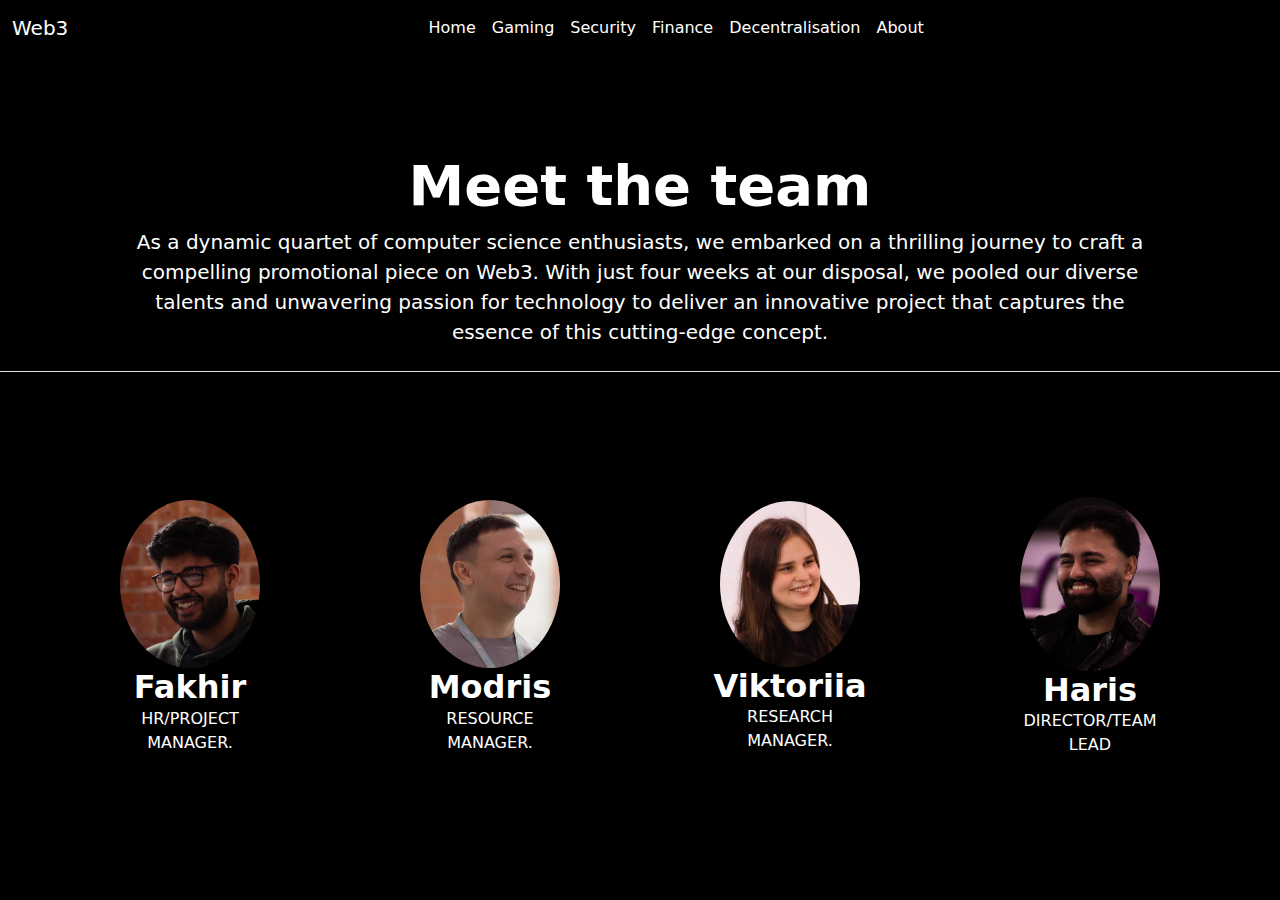
<file: about.html>
<!DOCTYPE html>
<html lang="en">
<head>
    <meta charset="UTF-8">
    <meta name="viewport" content="width=device-width, initial-scale=1.0">
    <title>Web 3.0</title>
    <link rel="stylesheet" href="style.css">
    <link href="https://cdn.jsdelivr.net/npm/bootstrap@5.3.3/dist/css/bootstrap.min.css" rel="stylesheet" integrity="sha384-QWTKZyjpPEjISv5WaRU9OFeRpok6YctnYmDr5pNlyT2bRjXh0JMhjY6hW+ALEwIH" crossorigin="anonymous">
    <style>
      body {
          background-color: black;
          color: white;
      }
      .text-body-emphasis{
        color: white !important;
      }
      .navbar {
        background-color: black; 
      }
      .navbar-nav .nav-link {
        color: white !important;
      }
      .col-md-3 {
        margin-bottom: 20px;
      }
      .col-md-3 h2 {
        white-space: nowrap;
        display: inline;
      }
      .row {
        display: flex;
        justify-content: space-between;
        align-items: center;
        gap: 100px;
      }
      .row > .col-md-3 {
        flex: 1;
        max-width: 200px;
        text-align: center;
      }
      .container{
        height: 50vh;
      }
  </style>
</head>
<body>
<!--Navbar-->
<nav class="navbar navbar-expand-lg navbar-light">
  <div class="container-fluid">
    <a class="navbar-brand text-body-emphasis" href="index.html">Web3</a>
    <button class="navbar-toggler" type="button" data-bs-toggle="collapse" data-bs-target="#navbarNav" aria-controls="navbarNav" aria-expanded="false" aria-label="Toggle navigation">
      <span class="navbar-toggler-icon"></span>
    </button>
    <div class="collapse navbar-collapse justify-content-md-center" id="navbarNav">
      <ul class="navbar-nav">
        <li class="nav-item">
          <a class="nav-link" href="index.html">Home</a>
        </li>
        <li class="nav-item">
          <a class="nav-link" href="gaming.html">Gaming</a>
        </li>
        <li class="nav-item">
          <a class="nav-link" href="security.html">Security</a>
        </li>
        <li class="nav-item">
          <a class="nav-link" href="finance.html">Finance</a>
        </li>
        <li class="nav-item">
          <a class="nav-link" href="decentralisation.html">Decentralisation</a>
        </li>
        <li class="nav-item">
          <a class="nav-link" href="about.html">About</a>
        </li>
      </ul>
    </div>
  </div>
</nav>
<div class="px-4 pt-5 my-5 text-center border-bottom">
    <h1 class="display-4 fw-bold text-body-emphasis">Meet the team</h1>
    <div class="col-lg-10 mx-auto">
      <p class="lead mb-4">As a dynamic quartet of computer science enthusiasts, we embarked on a thrilling journey to craft a compelling promotional piece on Web3. With just four weeks at our disposal, we pooled our diverse talents and unwavering passion for technology to deliver an innovative project that captures the essence of this cutting-edge concept.</p>
    </div>
    <div style="max-height: 0vh;">
    </div>
</div>
 <div class="container marketing">
  <div class="container">
    <div class="row">
      <div class="col-md-3 text-center">
        <img src="fakhir.jpg" class="bd-placeholder-img rounded-circle img-fluid" width="140" height="140" role="img" aria-label="Placeholder" alt="Gaming">
        <h2 class="fw-bold">Fakhir</h2>
        <p>HR/PROJECT MANAGER.</p>
      </div>
      <div class="col-md-3 text-center">
        <img src="modris.jpg" class="bd-placeholder-img rounded-circle img-fluid" width="140" height="140" role="img" aria-label="Placeholder" alt="Gaming">
        <h2 class="fw-bold">Modris</h2>
        <p>RESOURCE MANAGER.</p>
      </div>
      <div class="col-md-3 text-center">
        <img src="victoria.jpg" class="bd-placeholder-img rounded-circle img-fluid" width="140" height="140" role="img" aria-label="Placeholder" alt="Gaming">
        <h2 class="fw-bold">Viktoriia</h2>
        <p>RESEARCH MANAGER.</p>
      </div>
      <div class="col-md-3 text-center">
        <img src="haris.jpg" class="bd-placeholder-img rounded-circle img-fluid" width="140" height="140" role="img" aria-label="Placeholder" alt="Gaming">
        <h2 class="fw-bold">Haris</h2>
        <p>DIRECTOR/TEAM LEAD</p>
      </div>
    </div>
  </div>
</div>
<script src="https://cdn.jsdelivr.net/npm/bootstrap@5.3.3/dist/js/bootstrap.bundle.min.js" integrity="sha384-YvpcrYf0tY3lHB60NNkmXc5s9fDVZLESaAA55NDzOxhy9GkcIdslK1eN7N6jIeHz" crossorigin="anonymous"></script>    
</body>
</html>
</file>
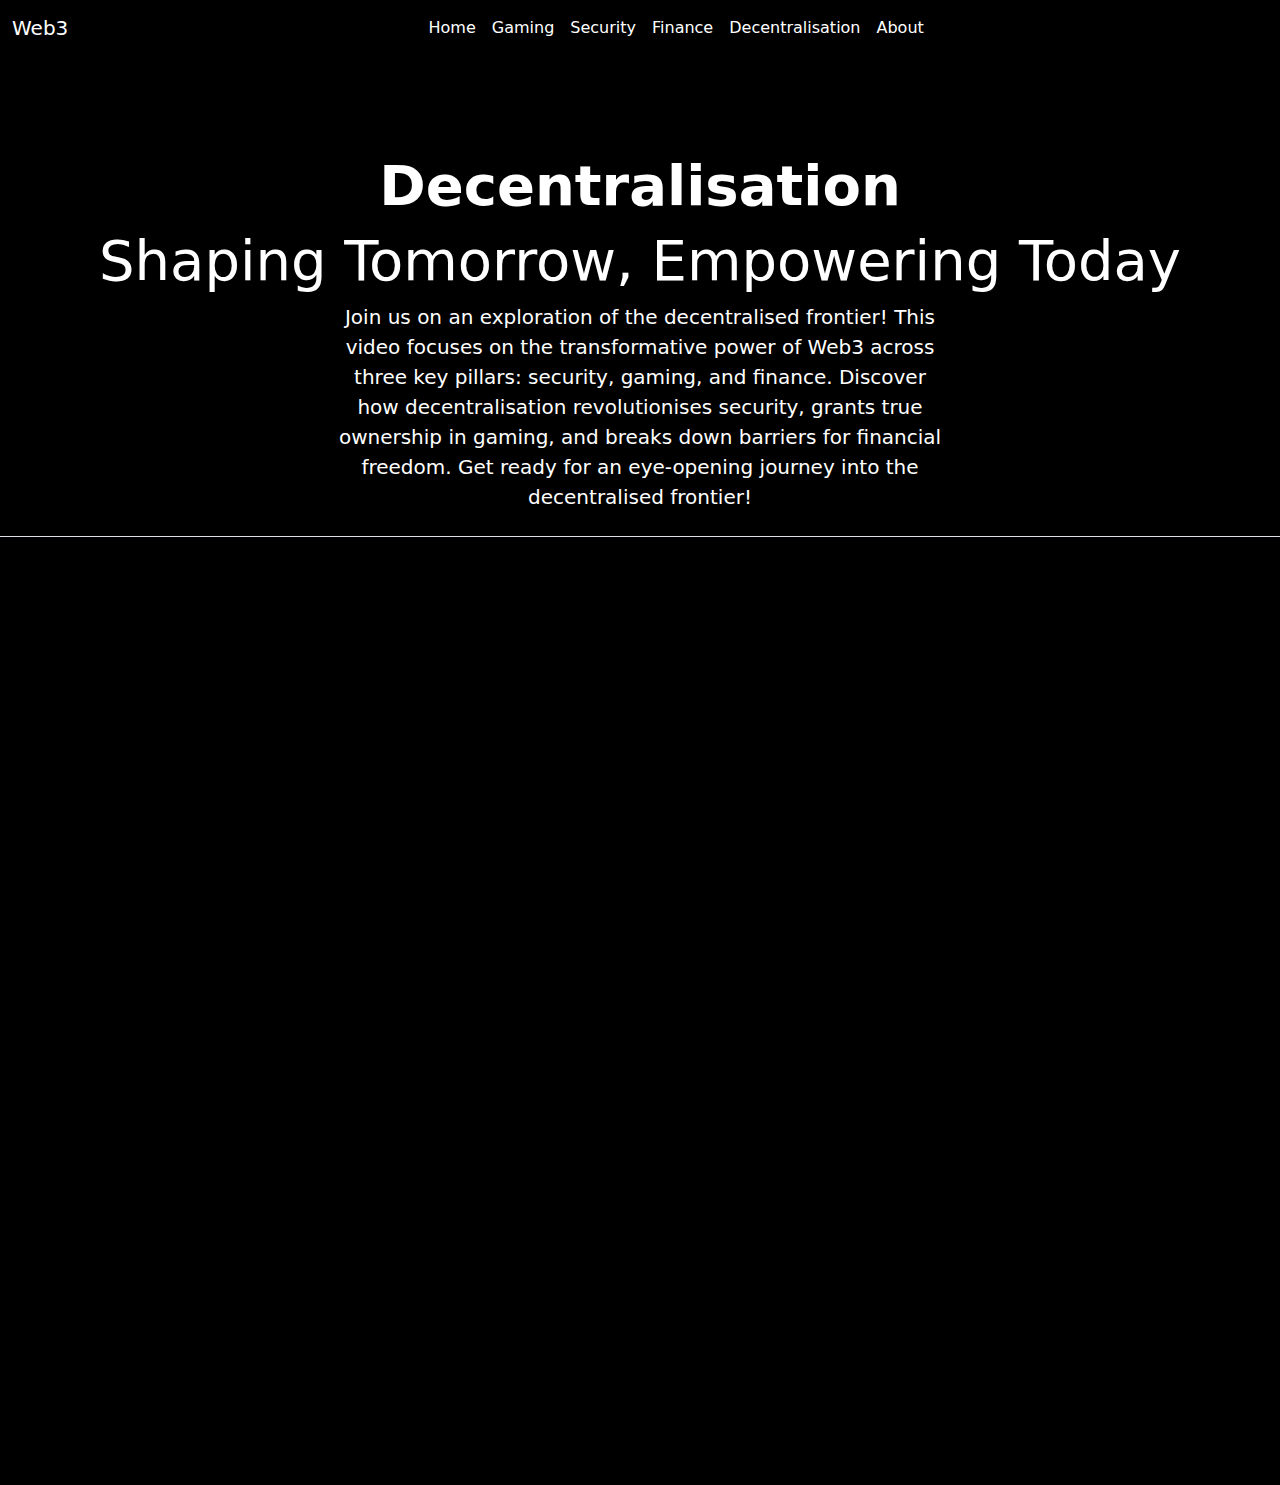
<file: decentralisation.html>
<!DOCTYPE html>
<html lang="en">
<head>
    <meta charset="UTF-8">
    <meta name="viewport" content="width=device-width, initial-scale=1.0">
    <title>Web 3.0</title>
    <link rel="stylesheet" href="style.css">
    <link href="https://cdn.jsdelivr.net/npm/bootstrap@5.3.3/dist/css/bootstrap.min.css" rel="stylesheet" integrity="sha384-QWTKZyjpPEjISv5WaRU9OFeRpok6YctnYmDr5pNlyT2bRjXh0JMhjY6hW+ALEwIH" crossorigin="anonymous">
    <style>
      body {
          background-color: black;
          color: white;
      }
      .text-body-emphasis{
        color: white !important;
      }
      .navbar {
        background-color: black; 
      }
      .navbar-nav .nav-link {
        color: white !important;
      }
      .list-unstyled li strong {
    font-size: 2em; /* Adjust the font size as needed */
  }
  </style>
</head>
<body>
<!--Navbar-->
<nav class="navbar navbar-expand-lg navbar-light">
  <div class="container-fluid">
    <a class="navbar-brand text-body-emphasis" href="index.html">Web3</a>
    <button class="navbar-toggler" type="button" data-bs-toggle="collapse" data-bs-target="#navbarNav" aria-controls="navbarNav" aria-expanded="false" aria-label="Toggle navigation">
      <span class="navbar-toggler-icon"></span>
    </button>
    <div class="collapse navbar-collapse justify-content-md-center" id="navbarNav">
      <ul class="navbar-nav">
        <li class="nav-item">
          <a class="nav-link" href="index.html">Home</a>
        </li>
        <li class="nav-item">
          <a class="nav-link" href="gaming.html">Gaming</a>
        </li>
        <li class="nav-item">
          <a class="nav-link" href="security.html">Security</a>
        </li>
        <li class="nav-item">
          <a class="nav-link" href="finance.html">Finance</a>
        </li>
        <li class="nav-item">
          <a class="nav-link" href="decentralisation.html">Decentralisation</a>
        </li>
        <li class="nav-item">
          <a class="nav-link" href="about.html">About</a>
        </li>
      </ul>
    </div>
  </div>
</nav>
  <div class="px-4 pt-5 my-5 text-center border-bottom">
    <h1 class="display-4 fw-bold text-body-emphasis">Decentralisation</h1>
    <h1 class="display-4 text-body-emphasis">Shaping Tomorrow, Empowering Today</h1>
    <div class="col-lg-6 mx-auto">
      <p class="lead mb-4">
        Join us on an exploration of the decentralised frontier! This video focuses on the transformative power of Web3 across three key pillars: security, gaming, and finance. Discover how decentralisation revolutionises security, grants true ownership in gaming, and breaks down barriers for financial freedom. Get ready for an eye-opening journey into the decentralised frontier!
      </p>
    </div>
    <div style="max-height: 60vh;">
    </div>
  </div>
<div class="container mt-0"> <!-- Add mt-0 class to remove top margin -->
  <div class="embed-responsive embed-responsive-16by9">
    <iframe class="embed-responsive-item" src="https://www.youtube.com/embed/u3XsDzqH5JY" allowfullscreen width="640" height="360"></iframe>
  </div>
</div>
<script src="https://cdn.jsdelivr.net/npm/bootstrap@5.3.3/dist/js/bootstrap.bundle.min.js" integrity="sha384-YvpcrYf0tY3lHB60NNkmXc5s9fDVZLESaAA55NDzOxhy9GkcIdslK1eN7N6jIeHz" crossorigin="anonymous"></script>    
</body>
</html>
</file>
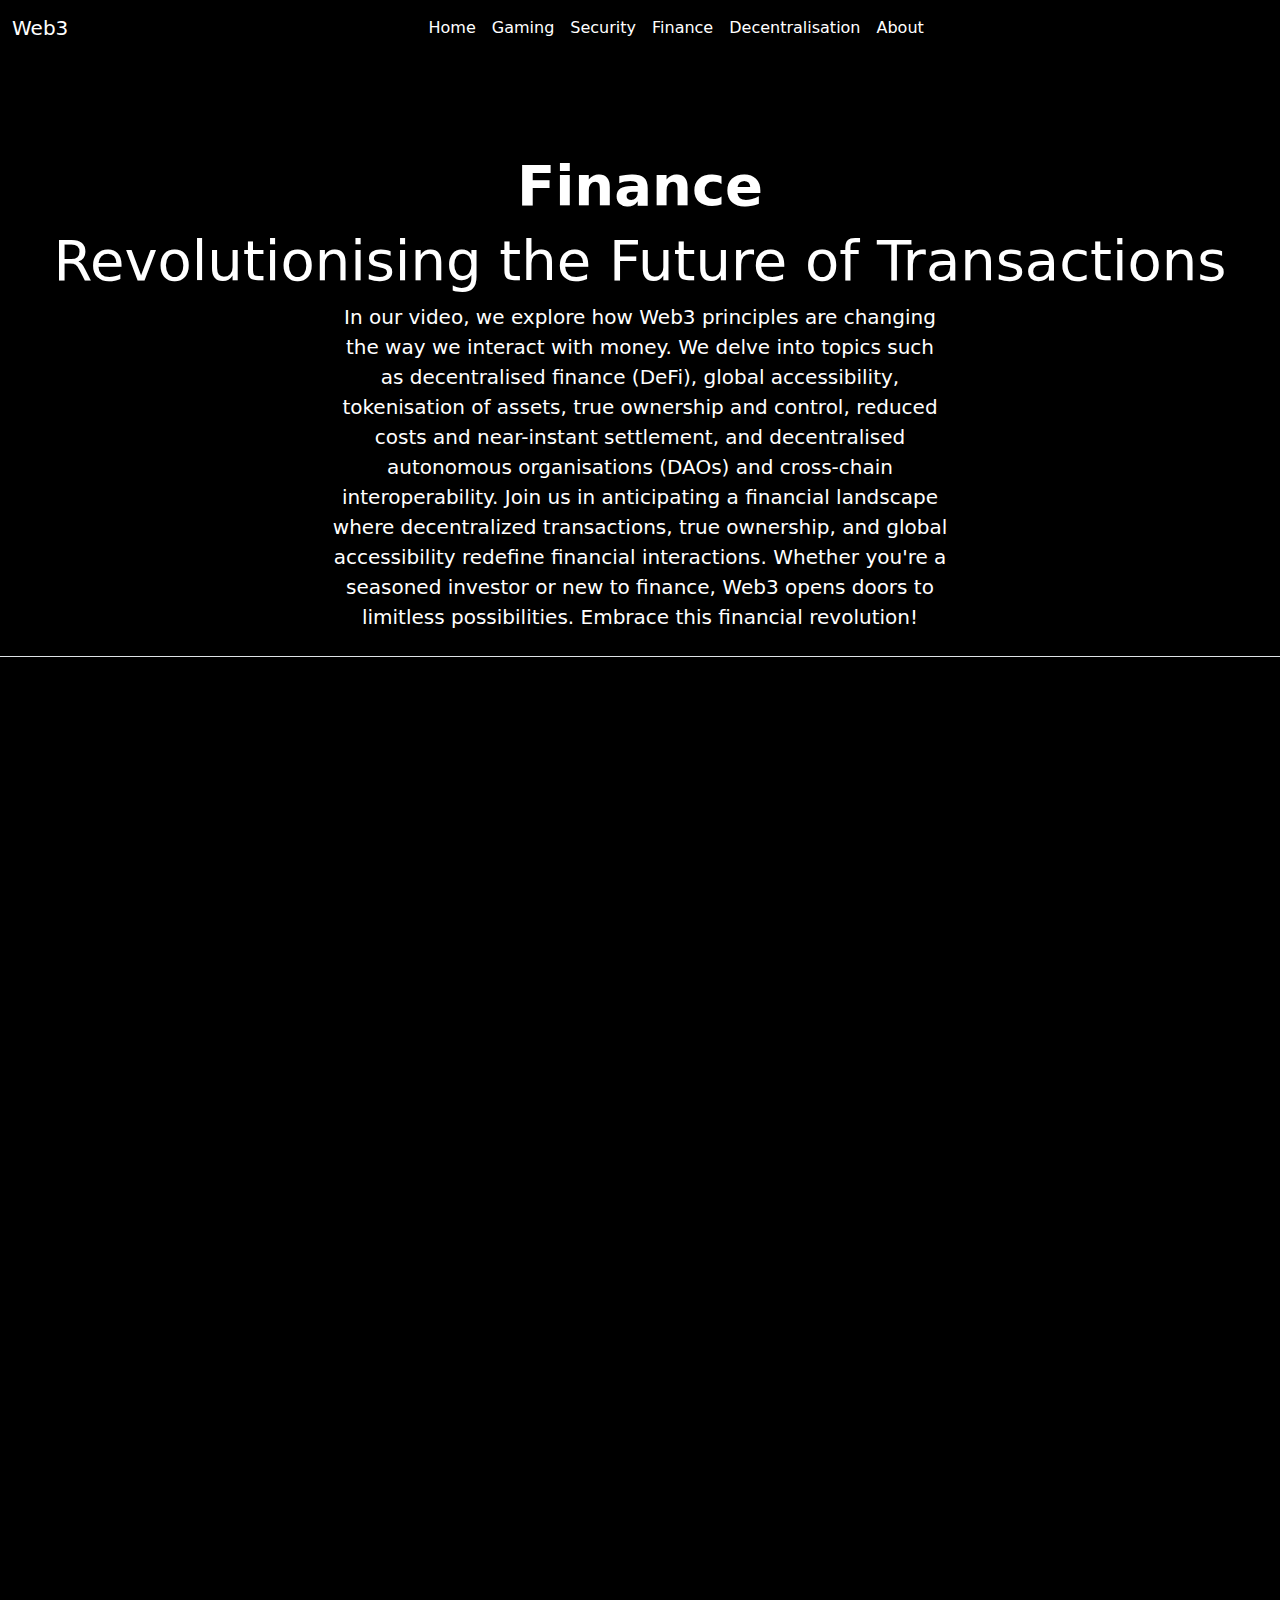
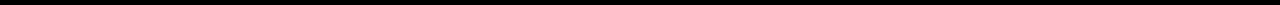
<file: finance.html>
<!DOCTYPE html>
<html lang="en">
<head>
    <meta charset="UTF-8">
    <meta name="viewport" content="width=device-width, initial-scale=1.0">
    <title>Web 3.0</title>
    <link rel="stylesheet" href="style.css">
    <link href="https://cdn.jsdelivr.net/npm/bootstrap@5.3.3/dist/css/bootstrap.min.css" rel="stylesheet" integrity="sha384-QWTKZyjpPEjISv5WaRU9OFeRpok6YctnYmDr5pNlyT2bRjXh0JMhjY6hW+ALEwIH" crossorigin="anonymous">
    <style>
      body {
          background-color: black;
          color: white;
      }
      .text-body-emphasis{
        color: white !important;
      }
      .navbar {
        background-color: black; 
      }
      .navbar-nav .nav-link {
        color: white !important;
      }
      .list-unstyled li strong {
    font-size: 2em; /* Adjust the font size as needed */
  }
  </style>
</head>
<body>
<!--Navbar-->
<nav class="navbar navbar-expand-lg navbar-light">
  <div class="container-fluid">
    <a class="navbar-brand text-body-emphasis" href="index.html">Web3</a>
    <button class="navbar-toggler" type="button" data-bs-toggle="collapse" data-bs-target="#navbarNav" aria-controls="navbarNav" aria-expanded="false" aria-label="Toggle navigation">
      <span class="navbar-toggler-icon"></span>
    </button>
    <div class="collapse navbar-collapse justify-content-md-center" id="navbarNav">
      <ul class="navbar-nav">
        <li class="nav-item">
          <a class="nav-link" href="index.html">Home</a>
        </li>
        <li class="nav-item">
          <a class="nav-link" href="gaming.html">Gaming</a>
        </li>
        <li class="nav-item">
          <a class="nav-link" href="security.html">Security</a>
        </li>
        <li class="nav-item">
          <a class="nav-link" href="finance.html">Finance</a>
        </li>
        <li class="nav-item">
          <a class="nav-link" href="decentralisation.html">Decentralisation</a>
        </li>
        <li class="nav-item">
          <a class="nav-link" href="about.html">About</a>
        </li>
      </ul>
    </div>
  </div>
</nav>
  <div class="px-4 pt-5 my-5 text-center border-bottom">
    <h1 class="display-4 fw-bold text-body-emphasis">Finance</h1>
    <h1 class="display-4 text-body-emphasis">Revolutionising the Future of Transactions</h1>
    <div class="col-lg-6 mx-auto">
      <p class="lead mb-4">
        In our video, we explore how Web3 principles are changing the way we interact with money. 
        We delve into topics such as decentralised finance (DeFi), global accessibility, tokenisation of assets, 
        true ownership and control, reduced costs and near-instant settlement, and decentralised autonomous organisations (DAOs) and cross-chain interoperability. 
        Join us in anticipating a financial landscape where decentralized transactions, true ownership, and global accessibility redefine financial interactions. 
        Whether you're a seasoned investor or new to finance, Web3 opens doors to limitless possibilities. 
        Embrace this financial revolution!
      </p>
    </div>
    <div style="max-height: 60vh;">
    </div>
  </div>
<div class="container mt-0"> <!-- Add mt-0 class to remove top margin -->
  <div class="embed-responsive embed-responsive-16by9">
    <iframe class="embed-responsive-item" src="https://www.youtube.com/embed/pAe3ppJmo_Y" allowfullscreen width="640" height="360"></iframe>
  </div>
</div>
<script src="https://cdn.jsdelivr.net/npm/bootstrap@5.3.3/dist/js/bootstrap.bundle.min.js" integrity="sha384-YvpcrYf0tY3lHB60NNkmXc5s9fDVZLESaAA55NDzOxhy9GkcIdslK1eN7N6jIeHz" crossorigin="anonymous"></script>    
</body>
</html>
</file>
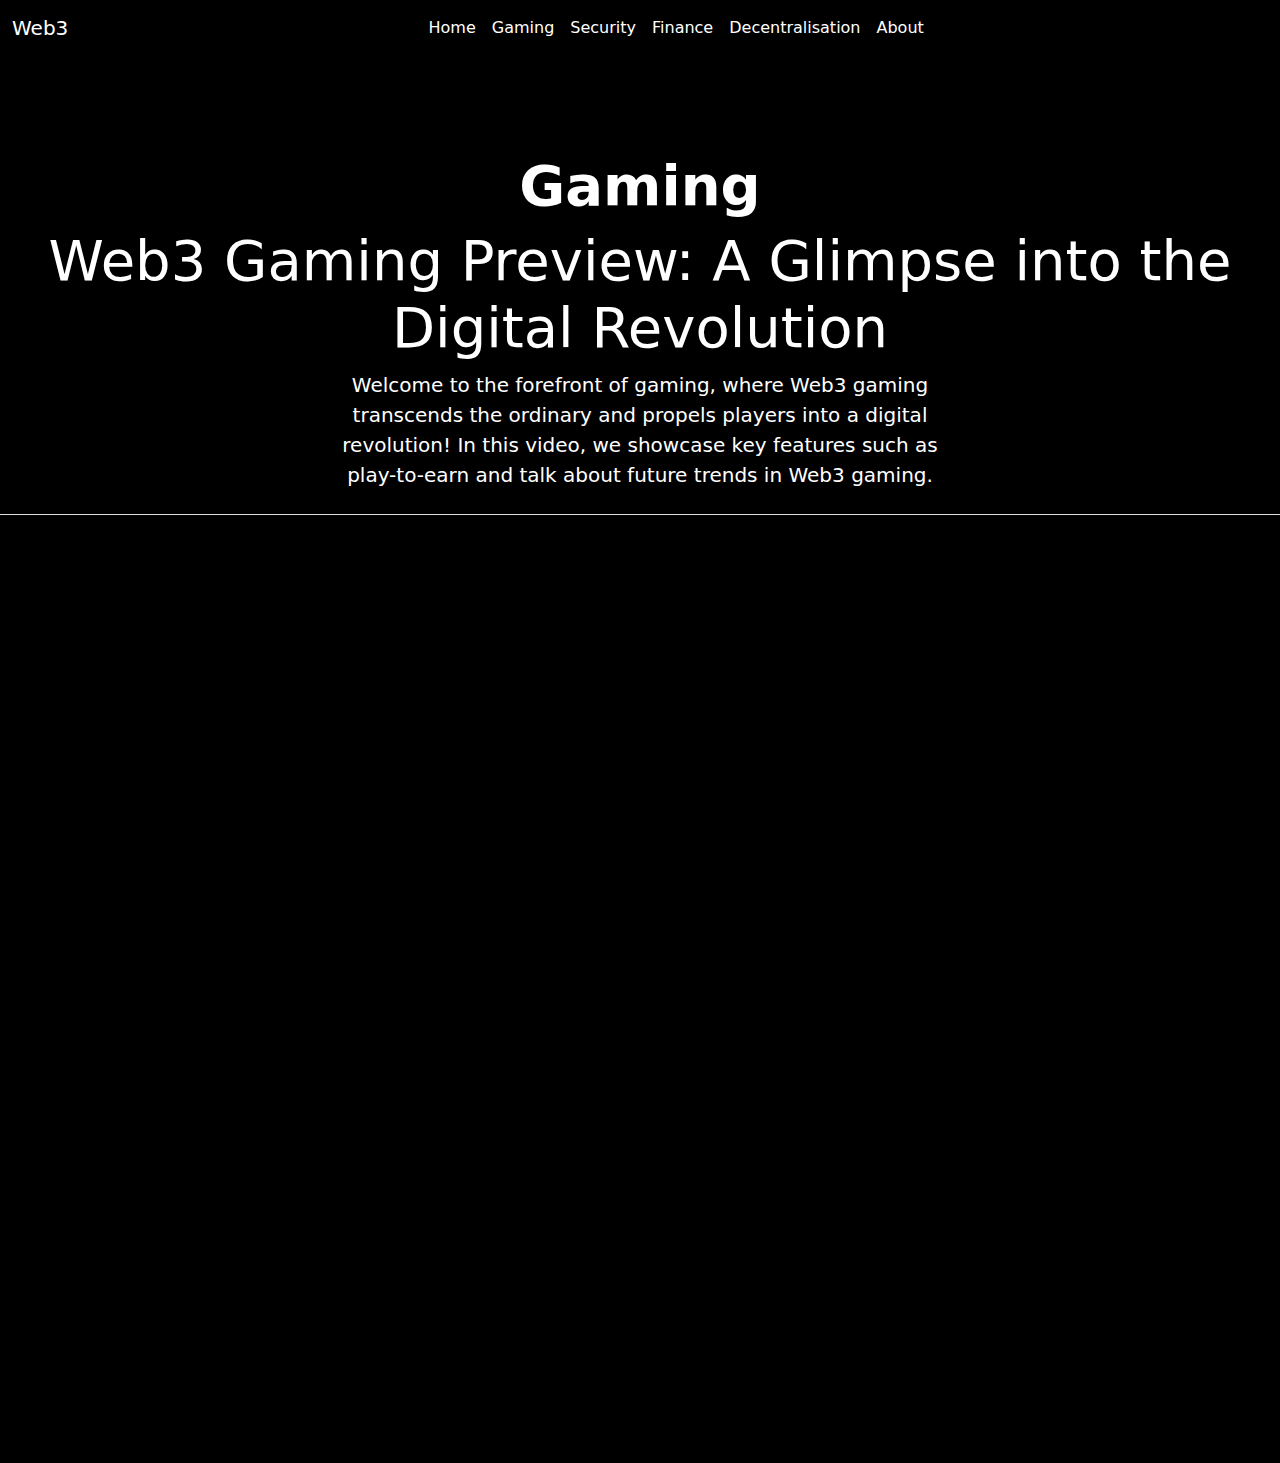
<file: gaming.html>
<!DOCTYPE html>
<html lang="en">
<head>
    <meta charset="UTF-8">
    <meta name="viewport" content="width=device-width, initial-scale=1.0">
    <title>Web 3.0</title>
    <link rel="stylesheet" href="style.css">
    <link href="https://cdn.jsdelivr.net/npm/bootstrap@5.3.3/dist/css/bootstrap.min.css" rel="stylesheet" integrity="sha384-QWTKZyjpPEjISv5WaRU9OFeRpok6YctnYmDr5pNlyT2bRjXh0JMhjY6hW+ALEwIH" crossorigin="anonymous">
    <style>
      body {
          background-color: black;
          color: white;
      }
      .text-body-emphasis{
        color: white !important;
      }
      .navbar {
        background-color: black; 
      }
      .navbar-nav .nav-link {
        color: white !important;
      }
  </style>
</head>
<body>
<!--Navbar-->
<nav class="navbar navbar-expand-lg navbar-light">
  <div class="container-fluid">
    <a class="navbar-brand text-body-emphasis" href="index.html">Web3</a>
    <button class="navbar-toggler" type="button" data-bs-toggle="collapse" data-bs-target="#navbarNav" aria-controls="navbarNav" aria-expanded="false" aria-label="Toggle navigation">
      <span class="navbar-toggler-icon"></span>
    </button>
    <div class="collapse navbar-collapse justify-content-md-center" id="navbarNav">
      <ul class="navbar-nav">
        <li class="nav-item">
          <a class="nav-link" href="index.html">Home</a>
        </li>
        <li class="nav-item">
          <a class="nav-link" href="gaming.html">Gaming</a>
        </li>
        <li class="nav-item">
          <a class="nav-link" href="security.html">Security</a>
        </li>
        <li class="nav-item">
          <a class="nav-link" href="finance.html">Finance</a>
        </li>
        <li class="nav-item">
          <a class="nav-link" href="decentralisation.html">Decentralisation</a>
        </li>
        <li class="nav-item">
          <a class="nav-link" href="about.html">About</a>
        </li>
      </ul>
    </div>
  </div>
</nav>
<div class="px-4 pt-5 my-5 text-center border-bottom">
    <h1 class="display-4 fw-bold text-body-emphasis">Gaming</h1>
    <h1 class="display-4 text-body-emphasis">Web3 Gaming Preview: A Glimpse into the Digital Revolution</h1>
    <div class="col-lg-6 mx-auto">
      <p class="lead mb-4">Welcome to the forefront of gaming, where Web3 gaming transcends the ordinary and propels players into a digital revolution! In this video, we showcase key features such as play-to-earn and talk about future trends in Web3 gaming.</p>
    </div>
    <div style="max-height: 60vh;">
    </div>
</div>
<div class="container mt-0"> <!-- Add mt-0 class to remove top margin -->
  <div class="embed-responsive embed-responsive-16by9">
    <iframe class="embed-responsive-item" src="" allowfullscreen width="640" height="360"></iframe>
  </div>
</div>
<script src="https://cdn.jsdelivr.net/npm/bootstrap@5.3.3/dist/js/bootstrap.bundle.min.js" integrity="sha384-YvpcrYf0tY3lHB60NNkmXc5s9fDVZLESaAA55NDzOxhy9GkcIdslK1eN7N6jIeHz" crossorigin="anonymous"></script>    
</body>
</html>
</file>
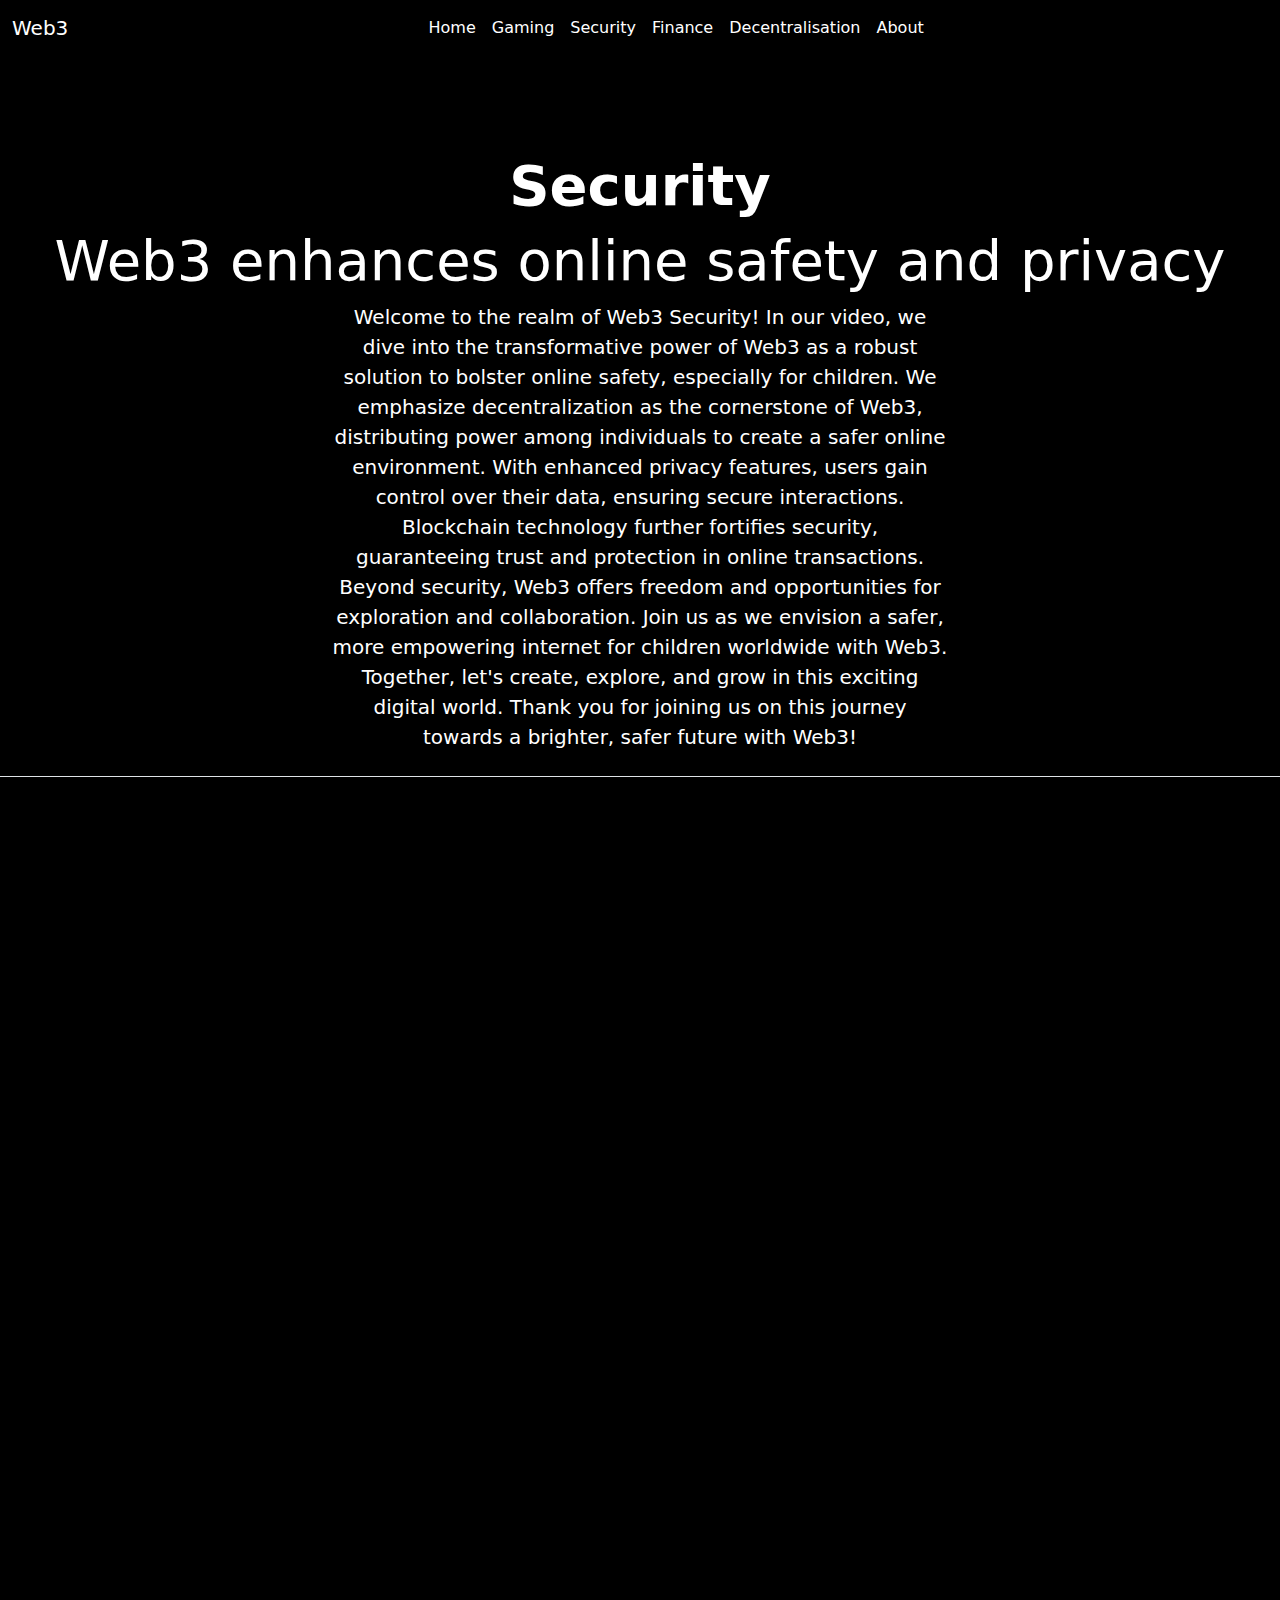
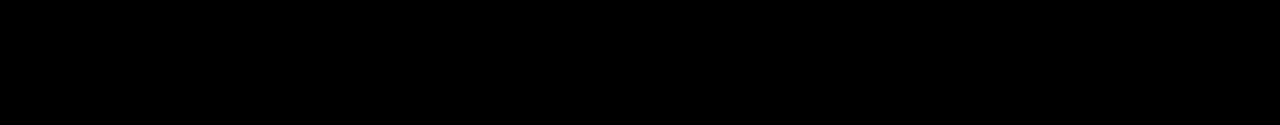
<file: security.html>
<!DOCTYPE html>
<html lang="en">
<head>
    <meta charset="UTF-8">
    <meta name="viewport" content="width=device-width, initial-scale=1.0">
    <title>Web 3.0</title>
    <link rel="stylesheet" href="style.css">
    <link href="https://cdn.jsdelivr.net/npm/bootstrap@5.3.3/dist/css/bootstrap.min.css" rel="stylesheet" integrity="sha384-QWTKZyjpPEjISv5WaRU9OFeRpok6YctnYmDr5pNlyT2bRjXh0JMhjY6hW+ALEwIH" crossorigin="anonymous">
    <style>
      body {
          background-color: black;
          color: white;
      }
      .text-body-emphasis{
        color: white !important;
      }
      .navbar {
        background-color: black; 
      }
      .navbar-nav .nav-link {
        color: white !important;
      }
      .list-unstyled li strong {
    font-size: 2em; /* Adjust the font size as needed */
  }
  </style>
</head>
<body>
<!--Navbar-->
<nav class="navbar navbar-expand-lg navbar-light">
  <div class="container-fluid">
    <a class="navbar-brand text-body-emphasis" href="index.html">Web3</a>
    <button class="navbar-toggler" type="button" data-bs-toggle="collapse" data-bs-target="#navbarNav" aria-controls="navbarNav" aria-expanded="false" aria-label="Toggle navigation">
      <span class="navbar-toggler-icon"></span>
    </button>
    <div class="collapse navbar-collapse justify-content-md-center" id="navbarNav">
      <ul class="navbar-nav">
        <li class="nav-item">
          <a class="nav-link" href="index.html">Home</a>
        </li>
        <li class="nav-item">
          <a class="nav-link" href="gaming.html">Gaming</a>
        </li>
        <li class="nav-item">
          <a class="nav-link" href="security.html">Security</a>
        </li>
        <li class="nav-item">
          <a class="nav-link" href="finance.html">Finance</a>
        </li>
        <li class="nav-item">
          <a class="nav-link" href="decentralisation.html">Decentralisation</a>
        </li>
        <li class="nav-item">
          <a class="nav-link" href="about.html">About</a>
        </li>
      </ul>
    </div>
  </div>
</nav>
  <div class="px-4 pt-5 my-5 text-center border-bottom">
    <h1 class="display-4 fw-bold text-body-emphasis">Security</h1>
    <h1 class="display-4 text-body-emphasis">Web3 enhances online safety and privacy</h1>
    <div class="col-lg-6 mx-auto">
      <p class="lead mb-4">
        Welcome to the realm of Web3 Security! In our video, we dive into the transformative power of Web3 as a robust solution to bolster online safety, especially for children. We emphasize decentralization as the cornerstone of Web3, distributing power among individuals to create a safer online environment. With enhanced privacy features, users gain control over their data, ensuring secure interactions. Blockchain technology further fortifies security, guaranteeing trust and protection in online transactions. Beyond security, Web3 offers freedom and opportunities for exploration and collaboration. Join us as we envision a safer, more empowering internet for children worldwide with Web3. Together, let's create, explore, and grow in this exciting digital world. Thank you for joining us on this journey towards a brighter, safer future with Web3!
      </p>
    </div>
    <div style="max-height: 60vh;">
    </div>
  </div>
<div class="container mt-0"> <!-- Add mt-0 class to remove top margin -->
  <div class="embed-responsive embed-responsive-16by9">
    <iframe class="embed-responsive-item" src="https://www.youtube.com/embed/Ioj703fHo5w" allowfullscreen width="640" height="360"></iframe>
  </div>
</div>
<script src="https://cdn.jsdelivr.net/npm/bootstrap@5.3.3/dist/js/bootstrap.bundle.min.js" integrity="sha384-YvpcrYf0tY3lHB60NNkmXc5s9fDVZLESaAA55NDzOxhy9GkcIdslK1eN7N6jIeHz" crossorigin="anonymous"></script>    
</body>
</html>
</file>
<file: style.css>
.container {
    display: flex;
    justify-content: center;
    align-items: center;
    height: 100vh;
  }
  
  .embed-responsive {
    max-width: 640px; /* Set maximum width as needed */
  }

  .scroll-downs {
    position: absolute;
    top: 0;
    right: 0;
    bottom: 0;
    left: 0;
    margin: auto;
    
    width :34px;
    height: 55px;
  }
  .mousey {
    width: 3px;
    padding: 10px 15px;
    height: 35px;
    border: 2px solid #fff;
    border-radius: 25px;
    opacity: 0.75;
    box-sizing: content-box;
  }
  .scroller {
    width: 3px;
    height: 10px;
    border-radius: 25%;
    background-color: #fff;
    animation-name: scroll;
    animation-duration: 2.2s;
    animation-timing-function: cubic-bezier(.15,.41,.69,.94);
    animation-iteration-count: infinite;
  }
  @keyframes scroll {
    0% { opacity: 0; }
    10% { transform: translateY(0); opacity: 1; }
    100% { transform: translateY(15px); opacity: 0;}
  }
</file>
